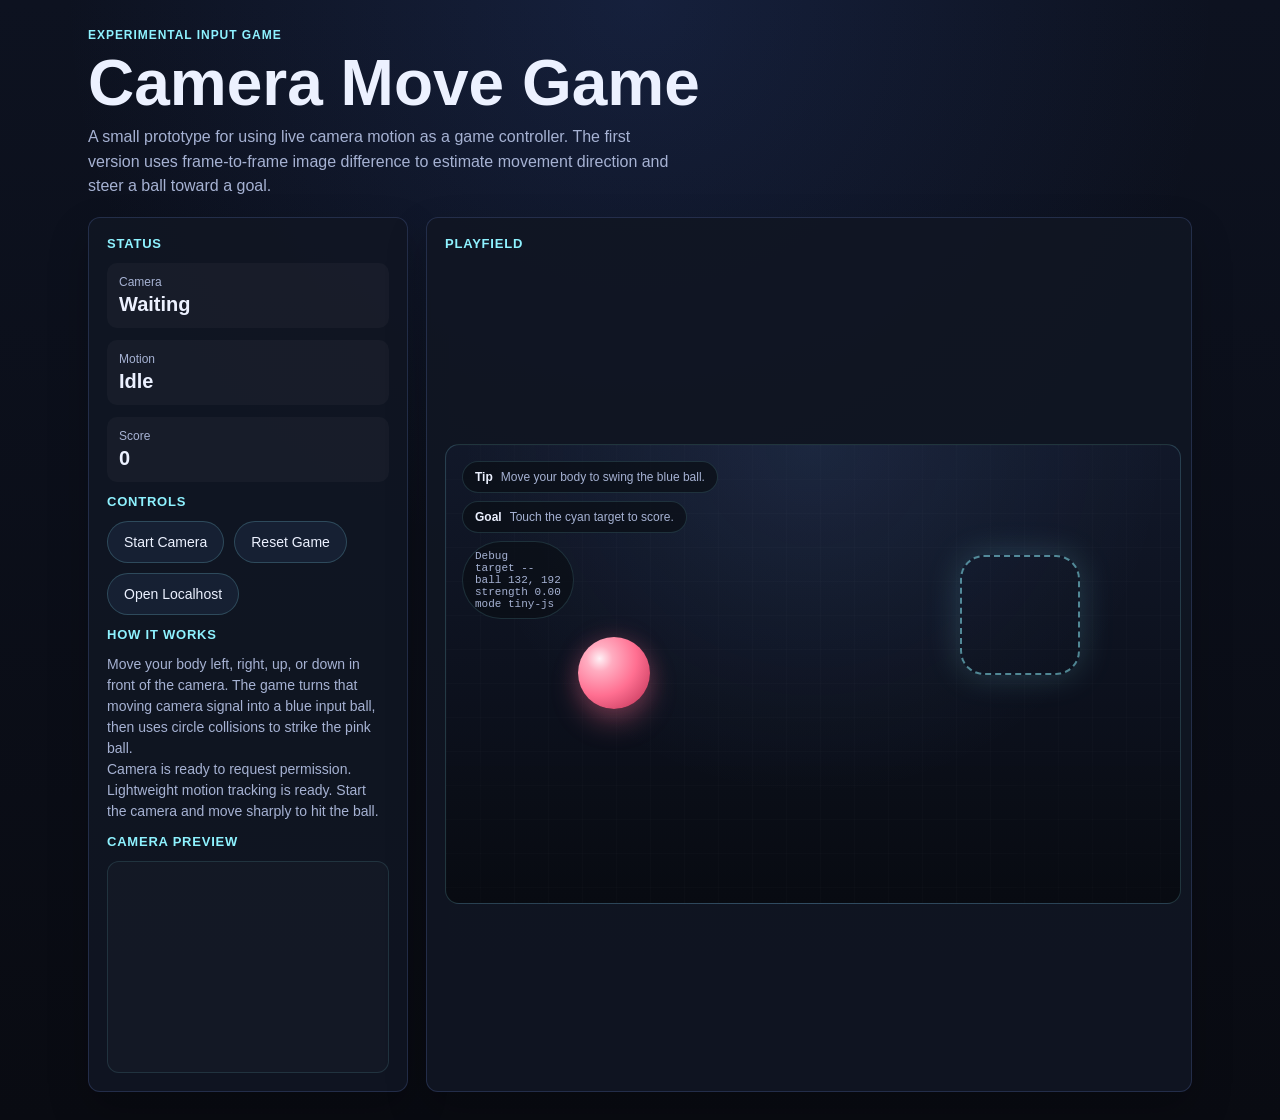
<file: index.html>
<!DOCTYPE html>
<html lang="en">
<head>
    <meta charset="UTF-8">
    <meta name="viewport" content="width=device-width, initial-scale=1.0">
    <title>Camera Move Game</title>
    <!--
        Keep the page head simple. Visual design lives in the stylesheet and game
        behavior lives in small browser-native modules under src/.
    -->
    <link rel="stylesheet" href="styles/game.css">
</head>
<body>
    <main>
        <!--
            The header explains the prototype in plain language before the player
            reaches the live controls and playfield.
        -->
        <header class="header">
            <p class="eyebrow">Experimental Input Game</p>
            <h1>Camera Move Game</h1>
            <p class="subtitle">
                A small prototype for using live camera motion as a game controller.
                The first version uses frame-to-frame image difference to estimate
                movement direction and steer a ball toward a goal.
            </p>
        </header>

        <section class="layout">
            <!--
                The left column handles status, controls, and camera preview so the
                player can understand both the input source and the current game state.
            -->
            <aside class="panel stack">
                <div>
                    <h2>Status</h2>
                    <div class="stack">
                        <div class="stat">
                            <span class="stat-label">Camera</span>
                            <strong class="stat-value" id="cameraStatus">Waiting</strong>
                        </div>
                        <div class="stat">
                            <span class="stat-label">Motion</span>
                            <strong class="stat-value" id="motionStatus">Idle</strong>
                        </div>
                        <div class="stat">
                            <span class="stat-label">Score</span>
                            <strong class="stat-value" id="scoreValue">0</strong>
                        </div>
                    </div>
                </div>

                <div>
                    <h2>Controls</h2>
                    <div class="controls">
                        <button id="startButton" type="button">Start Camera</button>
                        <button id="resetButton" type="button">Reset Game</button>
                        <a href="http://localhost:4173/index.html" id="localhostLink">Open Localhost</a>
                    </div>
                </div>

                <div>
                    <h2>How It Works</h2>
                    <p class="instruction">
                        Move your body left, right, up, or down in front of the camera.
                        The game turns that moving camera signal into a blue input ball,
                        then uses circle collisions to strike the pink ball.
                    </p>
                    <p class="instruction" id="cameraHint">
                        If the browser blocks the camera, try the same page on
                        <code>http://localhost:4173</code> or reset site camera permissions.
                    </p>
                    <p class="instruction" id="playfieldHint">
                        The playfield also supports arrow keys or WASD, so game movement
                        can still be tested even when camera access is unavailable.
                    </p>
                </div>

                <div>
                    <h2>Camera Preview</h2>
                    <div class="camera-preview">
                        <video id="cameraPreview" autoplay muted playsinline></video>
                    </div>
                </div>
            </aside>

            <!--
                The right column is the playable surface. The camera shadow, blue
                input ball, goal, and player ball stay layered inside one shell so
                the player can see how input maps to motion.
            -->
            <section class="panel game-panel">
                <h2>Playfield</h2>
                <div class="game-shell">
                    <div class="game-grid" aria-hidden="true"></div>
                    <div class="camera-hud">
                        <div class="hud-chip"><strong>Tip</strong><span>Move your body to swing the blue ball.</span></div>
                        <div class="hud-chip"><strong>Goal</strong><span>Touch the cyan target to score.</span></div>
                        <div class="hud-chip debug-chip" id="debugChip">Debug
Waiting</div>
                    </div>
                    <div class="playfield" id="playfield">
                        <video class="playfield-camera" id="playfieldCamera" autoplay muted playsinline aria-hidden="true"></video>
                        <div class="input-ball" id="inputBall" aria-hidden="true"></div>
                        <div class="goal" id="goal"></div>
                        <div class="ball" id="ball"></div>
                    </div>
                </div>
            </section>
        </section>
    </main>

    <!--
        The page boots from one ES module entrypoint. That entrypoint wires
        together camera lifecycle, lightweight vision, physics, and DOM updates.
    -->
    <script type="module" src="src/main.js"></script>
</body>
</html>
</file>
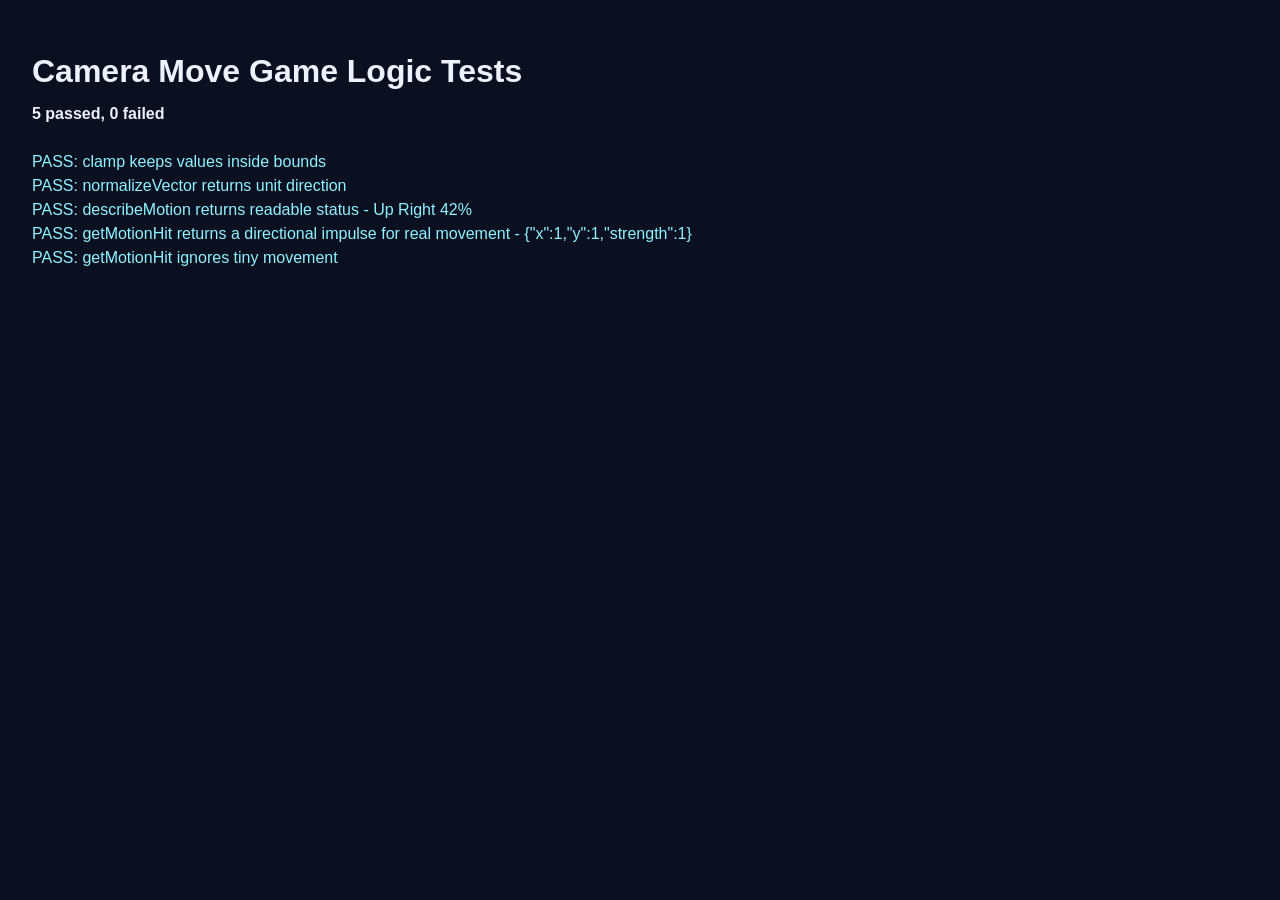
<file: tests/game-logic.test.html>
<!DOCTYPE html>
<html lang="en">
<head>
    <meta charset="UTF-8">
    <meta name="viewport" content="width=device-width, initial-scale=1.0">
    <title>Camera Move Game Logic Tests</title>
    <style>
        body {
            font-family: Arial, Helvetica, sans-serif;
            background: #0b1020;
            color: #edf2ff;
            padding: 24px;
        }

        h1 {
            margin-bottom: 12px;
        }

        #results {
            white-space: pre-line;
            line-height: 1.5;
        }

        .pass {
            color: #8ef2ff;
        }

        .fail {
            color: #ff8aa6;
        }
    </style>
</head>
<body>
    <h1>Camera Move Game Logic Tests</h1>
    <div id="results">Running...</div>

    <script type="module">
        import { describeMotion, getMotionHit } from "../src/input-map.js";
        import { clamp, normalizeVector } from "../src/math.js";

        const results = document.getElementById("results");
        const lines = [];

        function assert(label, condition, details) {
            const passed = Boolean(condition);
            lines.push(`${passed ? "PASS" : "FAIL"}: ${label}${details ? ` - ${details}` : ""}`);
            return passed;
        }

        function run() {
            let passCount = 0;
            let failCount = 0;

            passCount += assert("clamp keeps values inside bounds", clamp(12, 0, 10) === 10) ? 1 : 0;
            failCount += clamp(12, 0, 10) === 10 ? 0 : 1;

            const normalized = normalizeVector(3, 4);
            const normalizedPass = Math.abs(normalized.x - 0.6) < 0.0001 && Math.abs(normalized.y - 0.8) < 0.0001;
            passCount += assert("normalizeVector returns unit direction", normalizedPass) ? 1 : 0;
            failCount += normalizedPass ? 0 : 1;

            const described = describeMotion(0.5, -0.5, 0.42);
            const describePass = described === "Up Right 42%";
            passCount += assert("describeMotion returns readable status", describePass, described) ? 1 : 0;
            failCount += describePass ? 0 : 1;

            const motionHit = getMotionHit(
                { x: 18, y: 22 },
                { x: 10, y: 12 },
                200,
                {
                    motionHitDeltaDivisor: 5.2,
                    motionHitMinDelta: 0.035,
                    activePixelActivityDivisor: 340,
                    activityWeight: 0.68,
                    motionHitStrengthWeight: 0.86,
                }
            );
            const motionPass = motionHit && motionHit.strength > 0 && motionHit.x > 0 && motionHit.y > 0;
            passCount += assert("getMotionHit returns a directional impulse for real movement", motionPass, JSON.stringify(motionHit)) ? 1 : 0;
            failCount += motionPass ? 0 : 1;

            const noHit = getMotionHit(
                { x: 10.01, y: 10.01 },
                { x: 10, y: 10 },
                12,
                {
                    motionHitDeltaDivisor: 5.2,
                    motionHitMinDelta: 0.035,
                    activePixelActivityDivisor: 340,
                    activityWeight: 0.68,
                    motionHitStrengthWeight: 0.86,
                }
            );
            const noHitPass = noHit === null;
            passCount += assert("getMotionHit ignores tiny movement", noHitPass) ? 1 : 0;
            failCount += noHitPass ? 0 : 1;

            results.innerHTML = `<strong>${passCount} passed, ${failCount} failed</strong>\n\n` +
                lines.map((line) => `<span class="${line.startsWith("PASS") ? "pass" : "fail"}">${line}</span>`).join("\n");
        }

        run();
    </script>
</body>
</html>
</file>
<file: styles/game.css>
/*
 * Global reset and theme tokens stay in one stylesheet so the HTML file can
 * focus on structure and the JavaScript can focus on behavior.
 */
* {
    box-sizing: border-box;
    margin: 0;
    padding: 0;
}

:root {
    color-scheme: dark;
    --bg: #090b12;
    --panel: rgba(17, 22, 35, 0.92);
    --panel-border: rgba(130, 161, 255, 0.18);
    --text: #ecf1ff;
    --muted: #a6b2d3;
    --accent: #79a8ff;
    --accent-strong: #8ef2ff;
    --ball: #ff6f91;
    --goal: #8ef2ff;
}

body {
    min-height: 100vh;
    background:
        radial-gradient(circle at top, rgba(60, 96, 188, 0.18), transparent 36rem),
        linear-gradient(180deg, #0d1220 0%, var(--bg) 100%);
    color: var(--text);
    font-family: Arial, Helvetica, sans-serif;
}

main {
    width: min(1160px, 100%);
    margin: 0 auto;
    padding: 28px;
    display: grid;
    gap: 18px;
}

.header {
    display: grid;
    gap: 10px;
}

.eyebrow {
    color: var(--accent-strong);
    font-size: 12px;
    font-weight: 700;
    letter-spacing: 0.08em;
    text-transform: uppercase;
}

h1 {
    font-size: clamp(34px, 6vw, 64px);
    line-height: 0.98;
}

.subtitle {
    max-width: 66ch;
    color: var(--muted);
    font-size: 16px;
    line-height: 1.55;
}

.layout {
    display: grid;
    grid-template-columns: minmax(260px, 320px) minmax(0, 1fr);
    gap: 18px;
}

.panel {
    background: var(--panel);
    border: 1px solid var(--panel-border);
    border-radius: 12px;
    padding: 18px;
    box-shadow: 0 18px 40px rgba(0, 0, 0, 0.22);
}

.panel h2 {
    font-size: 13px;
    letter-spacing: 0.06em;
    text-transform: uppercase;
    color: var(--accent-strong);
    margin-bottom: 12px;
}

.stack {
    display: grid;
    gap: 12px;
}

.stat {
    display: grid;
    gap: 4px;
    padding: 12px;
    border-radius: 10px;
    background: rgba(255, 255, 255, 0.03);
}

.stat-label {
    color: var(--muted);
    font-size: 12px;
}

.stat-value {
    font-size: 20px;
    font-weight: 700;
}

.controls {
    display: flex;
    gap: 10px;
    flex-wrap: wrap;
}

.controls a {
    display: inline-flex;
    align-items: center;
    justify-content: center;
    min-height: 42px;
    padding: 0 16px;
    border: 1px solid rgba(142, 242, 255, 0.2);
    border-radius: 999px;
    background: rgba(121, 168, 255, 0.08);
    color: var(--text);
    text-decoration: none;
    font-size: 14px;
}

button {
    min-height: 42px;
    padding: 0 16px;
    border: 1px solid rgba(142, 242, 255, 0.2);
    border-radius: 999px;
    background: rgba(121, 168, 255, 0.08);
    color: var(--text);
    cursor: pointer;
    font-size: 14px;
}

button:hover,
.controls a:hover,
button:focus-visible {
    background: rgba(121, 168, 255, 0.16);
    outline: 1px solid rgba(142, 242, 255, 0.38);
}

.game-panel {
    display: grid;
    gap: 12px;
}

.game-shell {
    position: relative;
    aspect-ratio: 16 / 10;
    min-height: 460px;
    overflow: hidden;
    border-radius: 14px;
    border: 1px solid rgba(142, 242, 255, 0.18);
    background:
        radial-gradient(circle at top, rgba(121, 168, 255, 0.1), transparent 22rem),
        linear-gradient(180deg, rgba(18, 25, 42, 0.96), rgba(8, 11, 18, 0.98));
}

.game-grid {
    position: absolute;
    inset: 0;
    background-image:
        linear-gradient(rgba(255, 255, 255, 0.05) 1px, transparent 1px),
        linear-gradient(90deg, rgba(255, 255, 255, 0.05) 1px, transparent 1px);
    background-size: 34px 34px;
    opacity: 0.28;
    pointer-events: none;
}

.camera-hud {
    position: absolute;
    top: 16px;
    left: 16px;
    display: grid;
    gap: 8px;
    z-index: 2;
}

.hud-chip {
    display: inline-flex;
    align-items: center;
    gap: 8px;
    width: fit-content;
    padding: 8px 12px;
    border-radius: 999px;
    background: rgba(10, 14, 22, 0.72);
    border: 1px solid rgba(142, 242, 255, 0.14);
    color: var(--muted);
    font-size: 12px;
}

.hud-chip strong {
    color: var(--text);
}

.debug-chip {
    font-family: "Courier New", Courier, monospace;
    font-size: 11px;
    white-space: pre-line;
}

.playfield {
    position: absolute;
    inset: 0;
    overflow: hidden;
}

.playfield-camera {
    position: absolute;
    inset: 0;
    width: 100%;
    height: 100%;
    object-fit: cover;
    transform: scaleX(-1);
    opacity: 0;
    filter: grayscale(1) brightness(0.38) contrast(1.12) blur(1.5px);
    mix-blend-mode: screen;
    pointer-events: none;
    transition: opacity 220ms ease;
}

.playfield-camera-live {
    opacity: 0.24;
}

.goal {
    position: absolute;
    width: 120px;
    height: 120px;
    border: 2px dashed rgba(142, 242, 255, 0.52);
    border-radius: 24px;
    box-shadow: 0 0 34px rgba(142, 242, 255, 0.18);
}

.ball {
    position: absolute;
    width: 72px;
    height: 72px;
    border-radius: 999px;
    background:
        radial-gradient(circle at 30% 30%, #fff1f6 0%, #ffadc1 18%, #ff6f91 52%, #b62b4f 100%);
    box-shadow:
        0 14px 28px rgba(255, 111, 145, 0.3),
        0 0 24px rgba(255, 111, 145, 0.18);
    transform: translate3d(0, 0, 0);
    transition: transform 90ms linear;
}

.input-ball {
    position: absolute;
    width: 52px;
    height: 52px;
    border-radius: 999px;
    border: 2px solid rgba(150, 222, 255, 0.72);
    background:
        radial-gradient(circle at 28% 26%, #ecfbff 0%, #8fe9ff 18%, #2498ff 58%, #0c3e9d 100%);
    box-shadow:
        0 12px 26px rgba(36, 152, 255, 0.28),
        0 0 30px rgba(142, 242, 255, 0.24),
        inset -8px -10px 18px rgba(7, 36, 94, 0.32);
    transform: translate3d(-999px, -999px, 0);
    pointer-events: none;
    opacity: 0;
    transition: opacity 100ms ease;
}

.input-ball::after {
    content: "";
    position: absolute;
    left: 28%;
    top: 25%;
    width: 12px;
    height: 12px;
    border-radius: 999px;
    background: rgba(255, 255, 255, 0.88);
    filter: blur(0.2px);
}

.input-ball-live {
    opacity: 1;
}

.instruction {
    color: var(--muted);
    font-size: 14px;
    line-height: 1.5;
}

.camera-preview {
    width: 100%;
    aspect-ratio: 4 / 3;
    border-radius: 12px;
    border: 1px solid rgba(142, 242, 255, 0.12);
    overflow: hidden;
    background: rgba(255, 255, 255, 0.02);
}

video {
    width: 100%;
    height: 100%;
    object-fit: cover;
    transform: scaleX(-1);
    opacity: 0.76;
}

@media (max-width: 900px) {
    .layout {
        grid-template-columns: 1fr;
    }

    .game-shell {
        min-height: 360px;
    }
}
</file>
